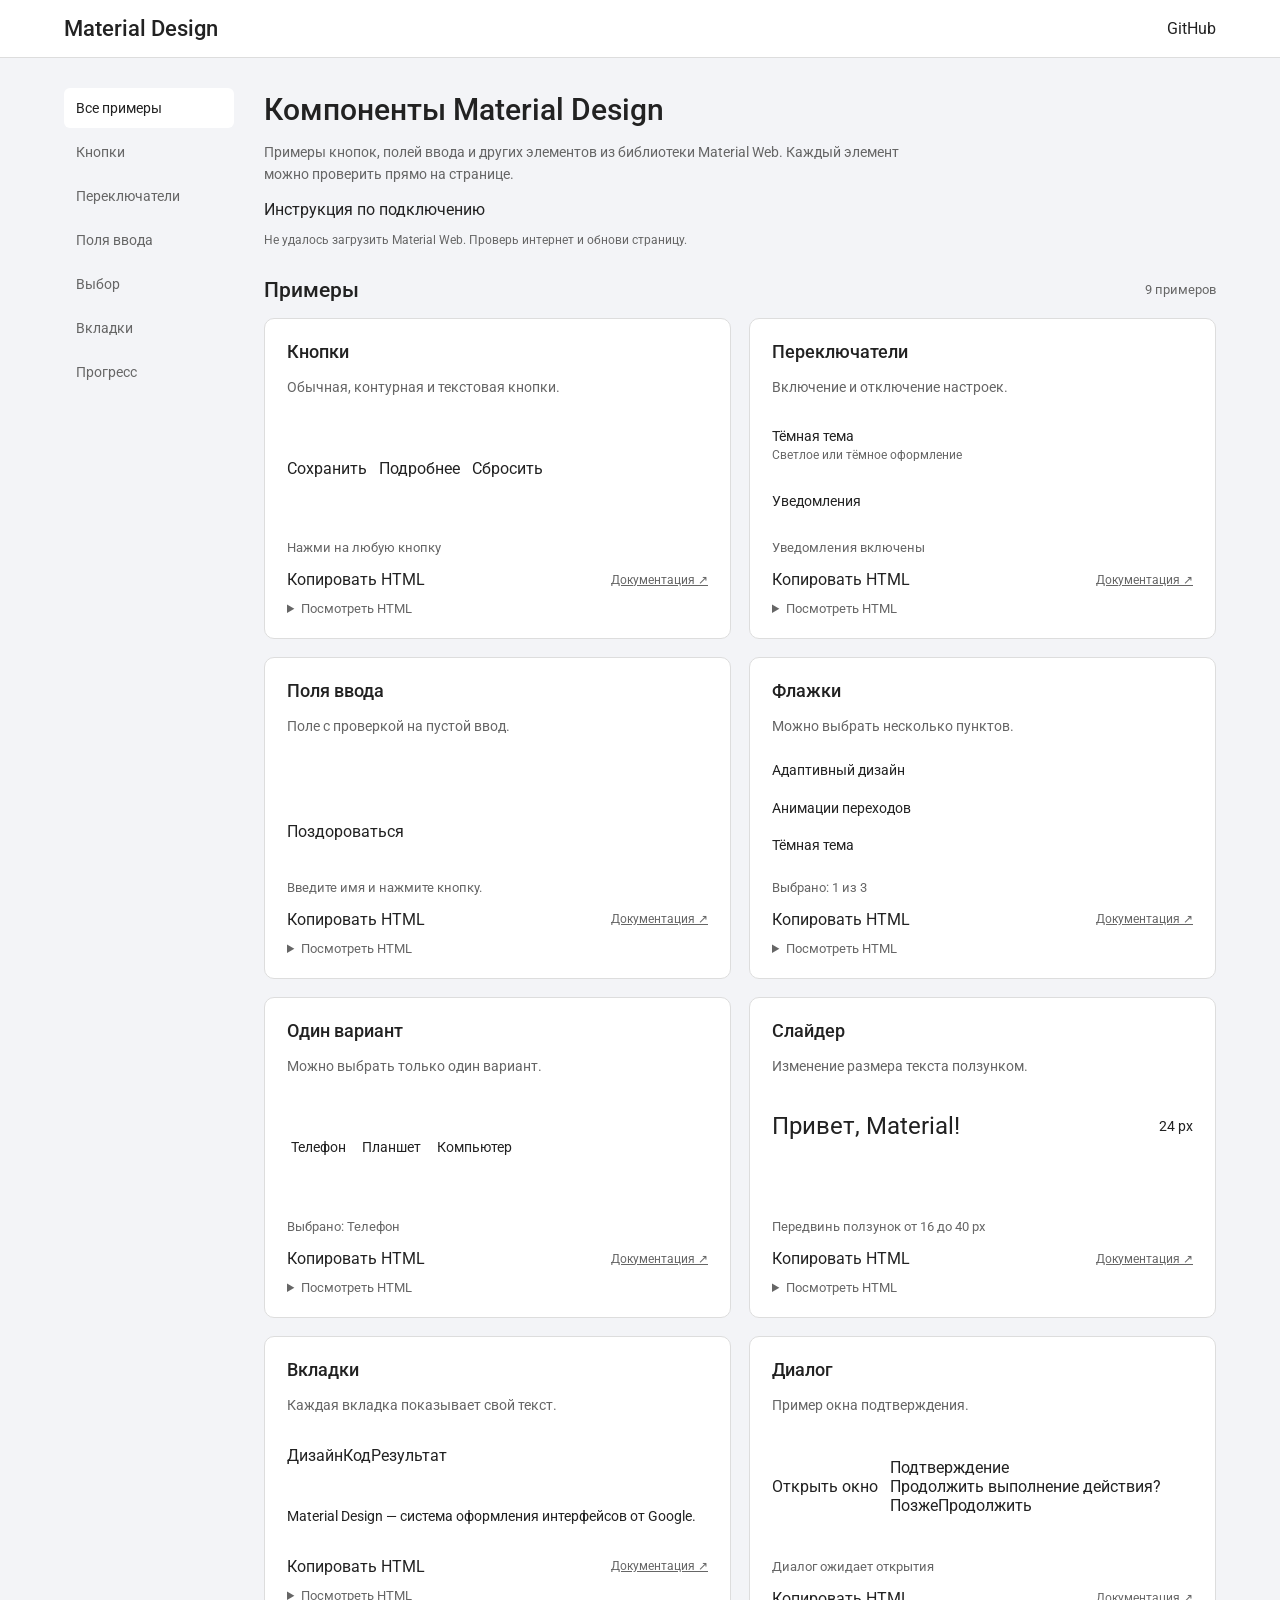
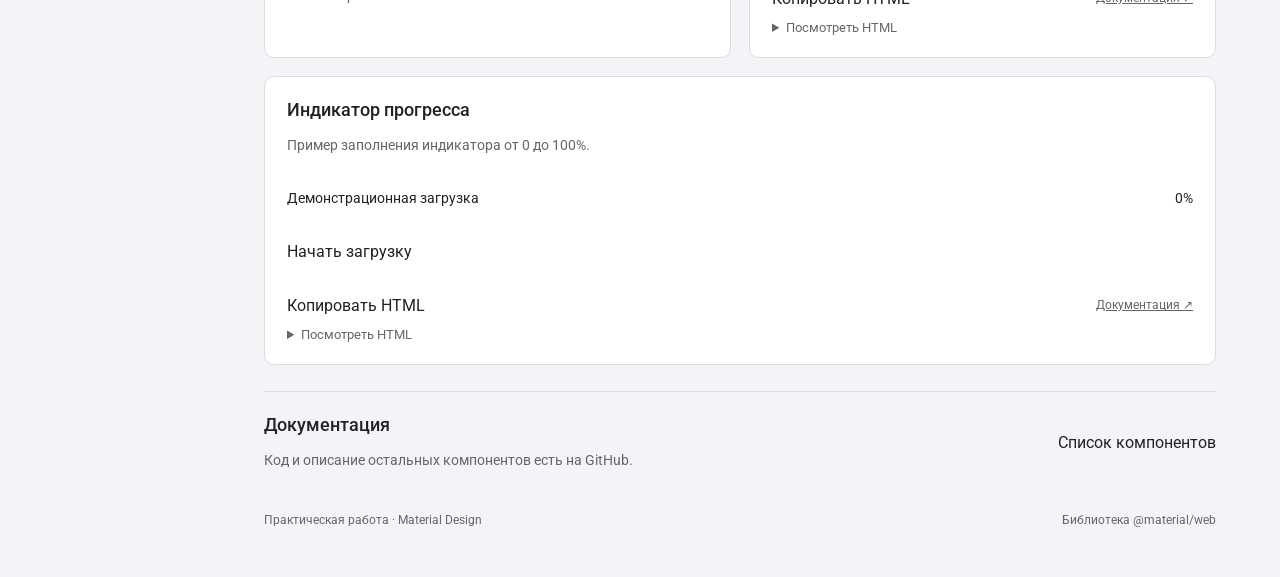
<file: work1/index.html>
<!doctype html>
<html lang="ru">
<head>
<meta charset="utf-8"><meta name="viewport" content="width=device-width,initial-scale=1">
<title>Компоненты Material Design</title>
<meta name="description" content="Примеры использования компонентов Material Web.">
<link href="https://fonts.googleapis.com/css2?family=Roboto:wght@400;500;700&display=swap" rel="stylesheet">
<script type="importmap">{"imports":{"@material/web/":"https://esm.run/@material/web@2.4.1/"}}</script>
<link rel="stylesheet" href="./style.css">
</head>
<body>
<header><a class="logo" href="#">Material Design</a><md-outlined-button href="https://github.com/material-components/material-web" target="_blank">GitHub</md-outlined-button></header>
<div class="layout"><aside aria-label="Разделы"><a class="active" href="#components">Все примеры</a><a href="#buttons">Кнопки</a><a href="#switches">Переключатели</a><a href="#fields">Поля ввода</a><a href="#selection">Выбор</a><a href="#navigation">Вкладки</a><a href="#feedback">Прогресс</a></aside>
<main><section class="hero"><h1>Компоненты Material Design</h1><p>Примеры кнопок, полей ввода и других элементов из библиотеки Material Web. Каждый элемент можно проверить прямо на странице.</p><md-text-button href="https://github.com/material-components/material-web/blob/main/docs/quick-start.md" target="_blank">Инструкция по подключению</md-text-button><p id="loading" role="status">Загрузка компонентов…</p></section>
<section id="components"><div class="section-head"><h2>Примеры</h2><span class="count">9 примеров</span></div><div class="grid">
<article class="card" id="buttons" data-doc="button"><div class="card-top"><h3>Кнопки</h3></div><p>Обычная, контурная и текстовая кнопки.</p><div class="demo" data-example><md-filled-button id="save">Сохранить</md-filled-button><md-outlined-button id="more">Подробнее</md-outlined-button><md-text-button id="reset">Сбросить</md-text-button></div><div class="status" id="button-status" aria-live="polite">Нажми на любую кнопку</div></article>
<article class="card" id="switches" data-doc="switch"><div class="card-top"><h3>Переключатели</h3></div><p>Включение и отключение настроек.</p><div class="demo" data-example><label class="row"><span>Тёмная тема<div class="hint">Светлое или тёмное оформление</div></span><md-switch id="theme" icons aria-label="Тёмная тема"></md-switch></label><label class="row"><span>Уведомления</span><md-switch id="notifications" selected aria-label="Уведомления"></md-switch></label></div><div class="status" id="notify-status" aria-live="polite">Уведомления включены</div></article>
<article class="card" id="fields" data-doc="text-field"><div class="card-top"><h3>Поля ввода</h3></div><p>Поле с проверкой на пустой ввод.</p><div class="demo" data-example><md-outlined-text-field class="field" id="name" label="Твоё имя" placeholder="Например, Азамат" maxlength="40"></md-outlined-text-field><md-filled-button id="greet">Поздороваться</md-filled-button></div><div class="status" id="greeting" aria-live="polite">Введите имя и нажмите кнопку.</div></article>
<article class="card" id="selection" data-doc="checkbox"><div class="card-top"><h3>Флажки</h3></div><p>Можно выбрать несколько пунктов.</p><div class="demo" data-example><label class="row"><span>Адаптивный дизайн</span><md-checkbox class="feature" checked aria-label="Адаптивный дизайн"></md-checkbox></label><label class="row"><span>Анимации переходов</span><md-checkbox class="feature" aria-label="Анимации переходов"></md-checkbox></label><label class="row"><span>Тёмная тема</span><md-checkbox class="feature" aria-label="Тёмная тема"></md-checkbox></label></div><div class="status" id="features" aria-live="polite">Выбрано: 1 из 3</div></article>
<article class="card" data-doc="radio"><div class="card-top"><h3>Один вариант</h3></div><p>Можно выбрать только один вариант.</p><div class="demo" data-example><label class="radio-item"><md-radio name="device" value="Телефон" checked aria-label="Телефон"></md-radio>Телефон</label><label class="radio-item"><md-radio name="device" value="Планшет" aria-label="Планшет"></md-radio>Планшет</label><label class="radio-item"><md-radio name="device" value="Компьютер" aria-label="Компьютер"></md-radio>Компьютер</label></div><div class="status" id="device-status" aria-live="polite">Выбрано: Телефон</div></article>
<article class="card" data-doc="slider"><div class="card-top"><h3>Слайдер</h3></div><p>Изменение размера текста ползунком.</p><div class="demo" data-example><div class="row"><span id="sample">Привет, Material!</span><span id="size-value">24 px</span></div><md-slider id="size" min="16" max="40" value="24" labeled aria-label="Размер текста"></md-slider></div><div class="status">Передвинь ползунок от 16 до 40 px</div></article>
<article class="card" id="navigation" data-doc="tabs"><div class="card-top"><h3>Вкладки</h3></div><p>Каждая вкладка показывает свой текст.</p><div class="demo" data-example><md-tabs id="tabs" aria-label="О Material"><md-primary-tab>Дизайн</md-primary-tab><md-primary-tab>Код</md-primary-tab><md-primary-tab>Результат</md-primary-tab></md-tabs><div class="tab-panel" id="tab-panel" role="tabpanel">Material Design — система оформления интерфейсов от Google.</div></div></article>
<article class="card" data-doc="dialog"><div class="card-top"><h3>Диалог</h3></div><p>Пример окна подтверждения.</p><div class="demo" data-example><md-filled-tonal-button id="open-dialog">Открыть окно</md-filled-tonal-button><md-dialog id="dialog"><div slot="headline">Подтверждение</div><div slot="content">Продолжить выполнение действия?</div><div slot="actions"><md-text-button id="close-dialog">Позже</md-text-button><md-filled-button id="confirm-dialog">Продолжить</md-filled-button></div></md-dialog></div><div class="status" id="dialog-status" aria-live="polite">Диалог ожидает открытия</div></article>
<article class="card wide" id="feedback" data-doc="progress"><div class="card-top"><h3>Индикатор прогресса</h3></div><p>Пример заполнения индикатора от 0 до 100%.</p><div class="demo" data-example><div class="progress-demo"><div class="row"><span>Демонстрационная загрузка</span><span id="progress-value" aria-live="polite">0%</span></div><md-linear-progress id="progress" value="0" aria-label="Прогресс загрузки"></md-linear-progress><div><md-outlined-button id="start-progress">Начать загрузку</md-outlined-button></div></div></div></article>
</div></section><section class="bottom"><div><h3>Документация</h3><p>Код и описание остальных компонентов есть на GitHub.</p></div><md-filled-button href="https://github.com/material-components/material-web/tree/main/docs/components" target="_blank">Список компонентов</md-filled-button></section><footer><span>Практическая работа · Material Design</span><span>Библиотека @material/web</span></footer></main></div><div class="toast" id="toast" role="status" hidden></div>
<script type="module" src="./app.js"></script>
</body></html>
</file>
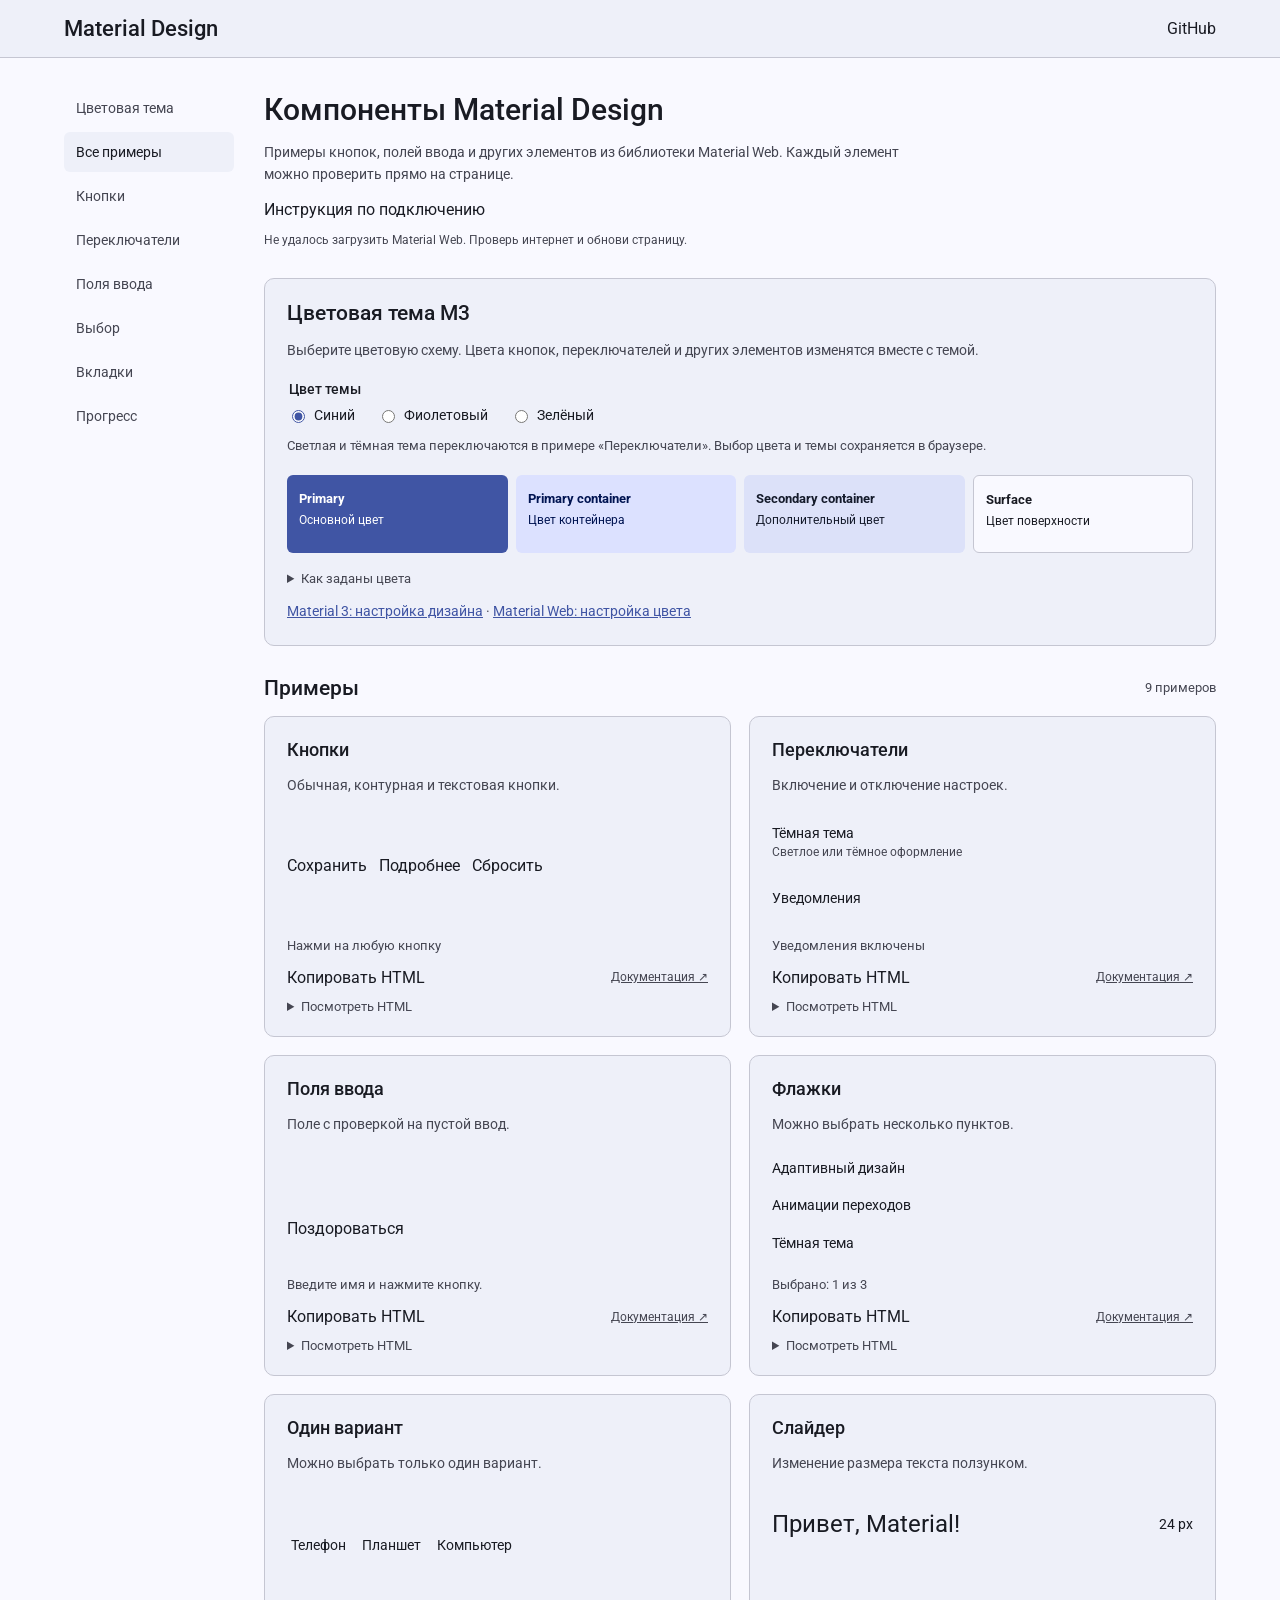
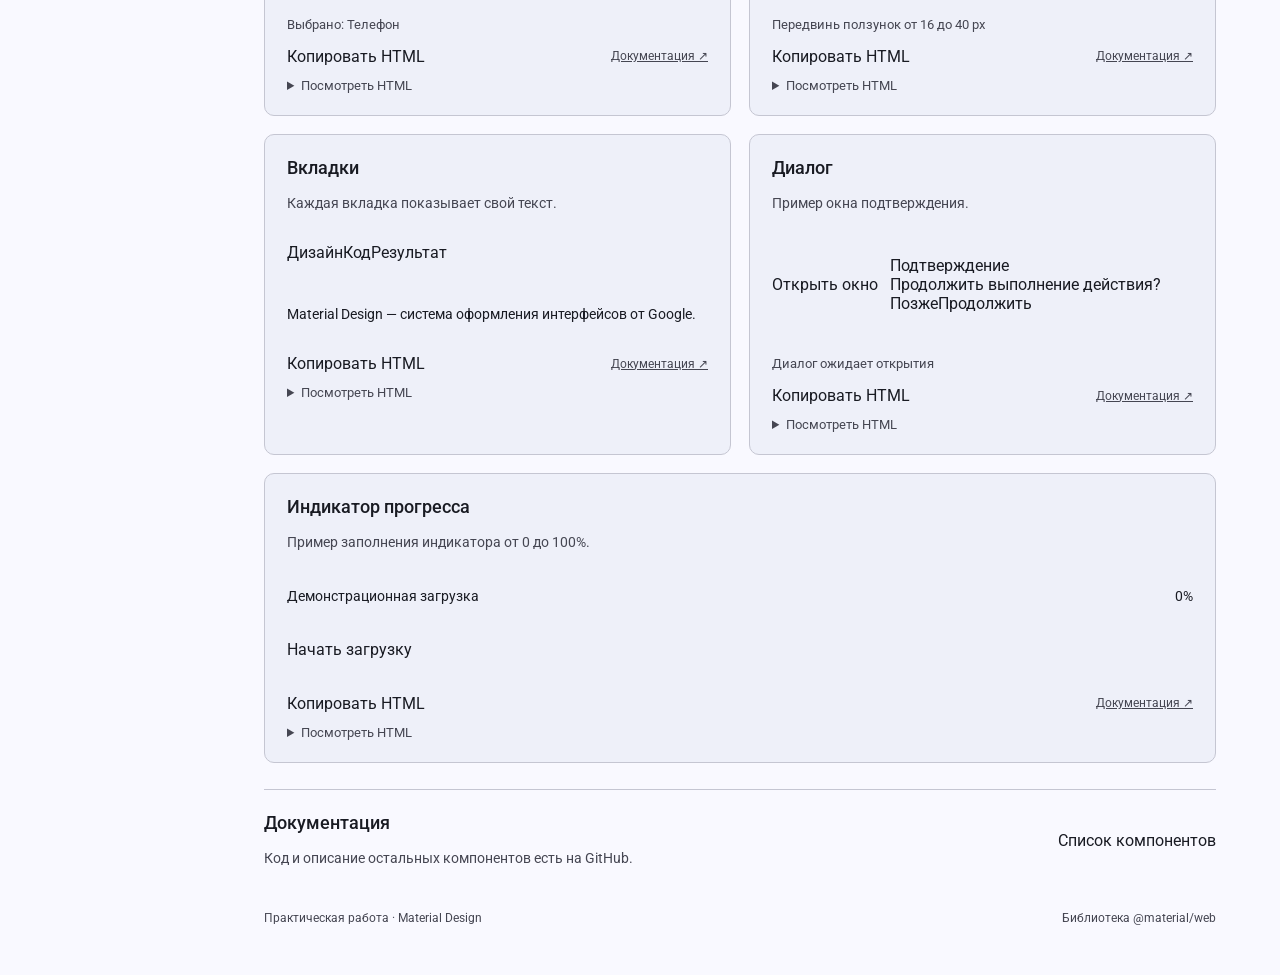
<file: work2/index.html>
<!doctype html>
<html lang="ru">
<head>
<meta charset="utf-8"><meta name="viewport" content="width=device-width,initial-scale=1">
<title>Компоненты Material Design</title>
<meta name="description" content="Примеры использования компонентов Material Web.">
<link href="https://fonts.googleapis.com/css2?family=Roboto:wght@400;500;700&display=swap" rel="stylesheet">
<script type="importmap">{"imports":{"@material/web/":"https://esm.run/@material/web@2.4.1/"}}</script>
<link rel="stylesheet" href="./style.css">
</head>
<body>
<header><a class="logo" href="#">Material Design</a><md-outlined-button href="https://github.com/material-components/material-web" target="_blank">GitHub</md-outlined-button></header>
<div class="layout"><aside aria-label="Разделы"><a href="#colors">Цветовая тема</a><a class="active" href="#components">Все примеры</a><a href="#buttons">Кнопки</a><a href="#switches">Переключатели</a><a href="#fields">Поля ввода</a><a href="#selection">Выбор</a><a href="#navigation">Вкладки</a><a href="#feedback">Прогресс</a></aside>
<main><section class="hero"><h1>Компоненты Material Design</h1><p>Примеры кнопок, полей ввода и других элементов из библиотеки Material Web. Каждый элемент можно проверить прямо на странице.</p><md-text-button href="https://github.com/material-components/material-web/blob/main/docs/quick-start.md" target="_blank">Инструкция по подключению</md-text-button><p id="loading" role="status">Загрузка компонентов…</p></section>
<section class="color-settings" id="colors" aria-labelledby="color-title">
  <h2 id="color-title">Цветовая тема M3</h2>
  <p>Выберите цветовую схему. Цвета кнопок, переключателей и других элементов изменятся вместе с темой.</p>
  <fieldset class="theme-options">
    <legend>Цвет темы</legend>
    <label><input type="radio" name="color-theme" value="blue" checked> Синий</label>
    <label><input type="radio" name="color-theme" value="purple"> Фиолетовый</label>
    <label><input type="radio" name="color-theme" value="green"> Зелёный</label>
  </fieldset>
  <p class="theme-help">Светлая и тёмная тема переключаются в примере «Переключатели». Выбор цвета и темы сохраняется в браузере.</p>
  <div class="color-examples" aria-label="Цветовые роли Material 3">
    <div class="color-swatch primary"><strong>Primary</strong><span>Основной цвет</span></div>
    <div class="color-swatch primary-container"><strong>Primary container</strong><span>Цвет контейнера</span></div>
    <div class="color-swatch secondary-container"><strong>Secondary container</strong><span>Дополнительный цвет</span></div>
    <div class="color-swatch surface"><strong>Surface</strong><span>Цвет поверхности</span></div>
  </div>
  <details><summary>Как заданы цвета</summary><p>В CSS используются системные переменные Material 3: например, <code>--md-sys-color-primary</code> для основного цвета и <code>--md-sys-color-on-primary</code> для текста на нём. Для светлой и тёмной темы заданы разные значения.</p></details>
  <p class="color-links"><a href="https://m3.material.io/foundations/customization" target="_blank" rel="noopener noreferrer">Material 3: настройка дизайна</a> · <a href="https://github.com/material-components/material-web/blob/main/docs/theming/color.md" target="_blank" rel="noopener noreferrer">Material Web: настройка цвета</a></p>
</section>
<section id="components"><div class="section-head"><h2>Примеры</h2><span class="count">9 примеров</span></div><div class="grid">
<article class="card" id="buttons" data-doc="button"><div class="card-top"><h3>Кнопки</h3></div><p>Обычная, контурная и текстовая кнопки.</p><div class="demo" data-example><md-filled-button id="save">Сохранить</md-filled-button><md-outlined-button id="more">Подробнее</md-outlined-button><md-text-button id="reset">Сбросить</md-text-button></div><div class="status" id="button-status" aria-live="polite">Нажми на любую кнопку</div></article>
<article class="card" id="switches" data-doc="switch"><div class="card-top"><h3>Переключатели</h3></div><p>Включение и отключение настроек.</p><div class="demo" data-example><label class="row"><span>Тёмная тема<div class="hint">Светлое или тёмное оформление</div></span><md-switch id="theme" icons aria-label="Тёмная тема"></md-switch></label><label class="row"><span>Уведомления</span><md-switch id="notifications" selected aria-label="Уведомления"></md-switch></label></div><div class="status" id="notify-status" aria-live="polite">Уведомления включены</div></article>
<article class="card" id="fields" data-doc="text-field"><div class="card-top"><h3>Поля ввода</h3></div><p>Поле с проверкой на пустой ввод.</p><div class="demo" data-example><md-outlined-text-field class="field" id="name" label="Твоё имя" placeholder="Например, Азамат" maxlength="40"></md-outlined-text-field><md-filled-button id="greet">Поздороваться</md-filled-button></div><div class="status" id="greeting" aria-live="polite">Введите имя и нажмите кнопку.</div></article>
<article class="card" id="selection" data-doc="checkbox"><div class="card-top"><h3>Флажки</h3></div><p>Можно выбрать несколько пунктов.</p><div class="demo" data-example><label class="row"><span>Адаптивный дизайн</span><md-checkbox class="feature" checked aria-label="Адаптивный дизайн"></md-checkbox></label><label class="row"><span>Анимации переходов</span><md-checkbox class="feature" aria-label="Анимации переходов"></md-checkbox></label><label class="row"><span>Тёмная тема</span><md-checkbox class="feature" aria-label="Тёмная тема"></md-checkbox></label></div><div class="status" id="features" aria-live="polite">Выбрано: 1 из 3</div></article>
<article class="card" data-doc="radio"><div class="card-top"><h3>Один вариант</h3></div><p>Можно выбрать только один вариант.</p><div class="demo" data-example><label class="radio-item"><md-radio name="device" value="Телефон" checked aria-label="Телефон"></md-radio>Телефон</label><label class="radio-item"><md-radio name="device" value="Планшет" aria-label="Планшет"></md-radio>Планшет</label><label class="radio-item"><md-radio name="device" value="Компьютер" aria-label="Компьютер"></md-radio>Компьютер</label></div><div class="status" id="device-status" aria-live="polite">Выбрано: Телефон</div></article>
<article class="card" data-doc="slider"><div class="card-top"><h3>Слайдер</h3></div><p>Изменение размера текста ползунком.</p><div class="demo" data-example><div class="row"><span id="sample">Привет, Material!</span><span id="size-value">24 px</span></div><md-slider id="size" min="16" max="40" value="24" labeled aria-label="Размер текста"></md-slider></div><div class="status">Передвинь ползунок от 16 до 40 px</div></article>
<article class="card" id="navigation" data-doc="tabs"><div class="card-top"><h3>Вкладки</h3></div><p>Каждая вкладка показывает свой текст.</p><div class="demo" data-example><md-tabs id="tabs" aria-label="О Material"><md-primary-tab>Дизайн</md-primary-tab><md-primary-tab>Код</md-primary-tab><md-primary-tab>Результат</md-primary-tab></md-tabs><div class="tab-panel" id="tab-panel" role="tabpanel">Material Design — система оформления интерфейсов от Google.</div></div></article>
<article class="card" data-doc="dialog"><div class="card-top"><h3>Диалог</h3></div><p>Пример окна подтверждения.</p><div class="demo" data-example><md-filled-tonal-button id="open-dialog">Открыть окно</md-filled-tonal-button><md-dialog id="dialog"><div slot="headline">Подтверждение</div><div slot="content">Продолжить выполнение действия?</div><div slot="actions"><md-text-button id="close-dialog">Позже</md-text-button><md-filled-button id="confirm-dialog">Продолжить</md-filled-button></div></md-dialog></div><div class="status" id="dialog-status" aria-live="polite">Диалог ожидает открытия</div></article>
<article class="card wide" id="feedback" data-doc="progress"><div class="card-top"><h3>Индикатор прогресса</h3></div><p>Пример заполнения индикатора от 0 до 100%.</p><div class="demo" data-example><div class="progress-demo"><div class="row"><span>Демонстрационная загрузка</span><span id="progress-value" aria-live="polite">0%</span></div><md-linear-progress id="progress" value="0" aria-label="Прогресс загрузки"></md-linear-progress><div><md-outlined-button id="start-progress">Начать загрузку</md-outlined-button></div></div></div></article>
</div></section><section class="bottom"><div><h3>Документация</h3><p>Код и описание остальных компонентов есть на GitHub.</p></div><md-filled-button href="https://github.com/material-components/material-web/tree/main/docs/components" target="_blank">Список компонентов</md-filled-button></section><footer><span>Практическая работа · Material Design</span><span>Библиотека @material/web</span></footer></main></div><div class="toast" id="toast" role="status" hidden></div>
<script type="module" src="./app.js"></script>
</body></html>
</file>
<file: work1/style.css>
:root {
  --md-sys-color-primary: #3f51b5;
  --md-sys-color-on-primary: #ffffff;
  --md-sys-color-secondary-container: #e4e7fb;
  --md-sys-color-surface: #ffffff;
  --md-sys-color-on-surface: #222222;
  --md-ref-typeface-brand: Roboto;
  --md-ref-typeface-plain: Roboto;
  --background: #f3f4f7;
  --surface: #ffffff;
  --text: #222222;
  --secondary: #666666;
  --border: #dddddd;
  color-scheme: light;
}
* { box-sizing: border-box; }
body { margin: 0; font-family: Roboto, Arial, sans-serif; color: var(--text); background: var(--background); }
body.dark {
  --md-sys-color-primary: #bbc3ff;
  --md-sys-color-on-primary: #172369;
  --md-sys-color-surface: #27282e;
  --md-sys-color-on-surface: #eeeeee;
  --background: #1d1e23;
  --surface: #27282e;
  --text: #eeeeee;
  --secondary: #bcbcc6;
  --border: #45454e;
  color-scheme: dark;
}
a { color: inherit; }
header { background: var(--surface); border-bottom: 1px solid var(--border); padding: 16px 5%; display: flex; justify-content: space-between; align-items: center; }
.logo { text-decoration: none; font-size: 22px; font-weight: 500; }
.layout { display: grid; grid-template-columns: 170px 1fr; gap: 30px; max-width: 1200px; margin: 30px auto; padding: 0 24px; }
aside { height: fit-content; position: sticky; top: 20px; }
aside a { display: block; text-decoration: none; padding: 12px; margin-bottom: 4px; border-radius: 6px; color: var(--secondary); font-size: 14px; }
aside a.active, aside a:hover { background: var(--surface); color: var(--text); }
.hero { margin-bottom: 28px; }
h1 { font-size: 30px; font-weight: 500; margin: 4px 0 14px; }
p { color: var(--secondary); font-size: 14px; line-height: 1.6; }
.hero p { max-width: 640px; }
#loading { font-size: 12px; }
.section-head { display: flex; justify-content: space-between; align-items: center; margin-bottom: 16px; }
h2 { margin: 0; font-size: 21px; font-weight: 500; }
.count { font-size: 13px; color: var(--secondary); }
.grid { display: grid; grid-template-columns: 1fr 1fr; gap: 18px; }
.card { background: var(--surface); padding: 22px; border: 1px solid var(--border); border-radius: 10px; min-width: 0; scroll-margin-top: 20px; }
.card.wide { grid-column: 1 / -1; }
h3 { font-size: 18px; font-weight: 500; margin: 0; }
.demo { display: flex; align-items: center; flex-wrap: wrap; gap: 12px; min-height: 100px; margin: 20px 0; }
.row { display: flex; align-items: center; justify-content: space-between; gap: 16px; width: 100%; font-size: 14px; }
.hint { margin-top: 4px; font-size: 12px; color: var(--secondary); }
.field { width: 100%; }
.status { font-size: 13px; min-height: 20px; color: var(--secondary); line-height: 1.5; }
.card-footer { display: flex; justify-content: space-between; align-items: center; gap: 8px; margin-top: 12px; }
.doc-link { font-size: 12px; color: var(--secondary); }
details { margin-top: 12px; }
summary { font-size: 13px; cursor: pointer; color: var(--secondary); }
pre { white-space: pre-wrap; overflow-wrap: anywhere; background: var(--background); padding: 12px; border-radius: 4px; font-size: 12px; line-height: 1.6; }
.radio-item { display: flex; align-items: center; gap: 4px; font-size: 14px; }
md-slider, md-tabs, md-linear-progress { width: 100%; }
.tab-panel { font-size: 14px; line-height: 1.6; padding-top: 10px; }
.progress-demo { display: grid; gap: 18px; width: 100%; }
.bottom { margin-top: 26px; padding: 22px 0; display: flex; gap: 20px; align-items: center; justify-content: space-between; border-top: 1px solid var(--border); }
.bottom p { margin-bottom: 0; }
footer { display: flex; justify-content: space-between; gap: 20px; padding: 20px 0; color: var(--secondary); font-size: 12px; }
.toast { position: fixed; bottom: 24px; left: 50%; transform: translateX(-50%); padding: 14px 22px; border-radius: 6px; background: #333333; color: white; z-index: 20; font-size: 14px; }
.toast[hidden] { display: none; }
@media (max-width: 950px) { .grid { grid-template-columns: 1fr; } }
@media (max-width: 650px) {
  .layout { display: block; margin-top: 16px; padding: 0 16px; }
  aside { position: static; display: flex; overflow-x: auto; margin-bottom: 24px; }
  aside a { white-space: nowrap; }
  h1 { font-size: 26px; }
  .card { padding: 18px; }
  .bottom, footer { flex-direction: column; align-items: flex-start; gap: 12px; }
}
</file>
<file: work2/style.css>
:root {
  --md-ref-typeface-brand: Roboto;
  --md-ref-typeface-plain: Roboto;
  color-scheme: light;
}
* { box-sizing: border-box; }
body { margin: 0; font-family: Roboto, Arial, sans-serif; color: var(--text); background: var(--background); }
/* Роли Material 3: пары цветов для текста и фона. */
body {
  --md-sys-color-primary: #4055a4;
  --md-sys-color-on-primary: #ffffff;
  --md-sys-color-primary-container: #dce1ff;
  --md-sys-color-on-primary-container: #001452;
  --md-sys-color-secondary: #585e72;
  --md-sys-color-on-secondary: #ffffff;
  --md-sys-color-secondary-container: #dce1f9;
  --md-sys-color-on-secondary-container: #151b2c;
  --md-sys-color-tertiary: #74546e;
  --md-sys-color-on-tertiary: #ffffff;
  --md-sys-color-tertiary-container: #ffdbf4;
  --md-sys-color-on-tertiary-container: #2b1228;
  --md-sys-color-error: #ba1a1a;
  --md-sys-color-on-error: #ffffff;
  --md-sys-color-surface: #f9f9ff;
  --md-sys-color-surface-container: #eef0f9;
  --md-sys-color-on-surface: #191b23;
  --md-sys-color-on-surface-variant: #454652;
  --md-sys-color-outline: #757681;
  --md-sys-color-outline-variant: #c5c6d2;
  --background: var(--md-sys-color-surface);
  --surface: var(--md-sys-color-surface-container);
  --text: var(--md-sys-color-on-surface);
  --secondary: var(--md-sys-color-on-surface-variant);
  --border: var(--md-sys-color-outline-variant);
}
body[data-color-theme="purple"] {
  --md-sys-color-primary: #6750a4;
  --md-sys-color-on-primary: #ffffff;
  --md-sys-color-primary-container: #eaddff;
  --md-sys-color-on-primary-container: #21005d;
  --md-sys-color-secondary: #625b71;
  --md-sys-color-on-secondary: #ffffff;
  --md-sys-color-secondary-container: #e8def8;
  --md-sys-color-on-secondary-container: #1d192b;
  --md-sys-color-tertiary: #7d5260;
  --md-sys-color-on-tertiary: #ffffff;
  --md-sys-color-tertiary-container: #ffd8e4;
  --md-sys-color-on-tertiary-container: #31111d;
  --md-sys-color-surface: #fef7ff;
  --md-sys-color-surface-container: #f3edf7;
  --md-sys-color-on-surface: #1d1b20;
  --md-sys-color-on-surface-variant: #49454f;
  --md-sys-color-outline: #79747e;
  --md-sys-color-outline-variant: #cac4d0;
}
body[data-color-theme="green"] {
  --md-sys-color-primary: #386a20;
  --md-sys-color-on-primary: #ffffff;
  --md-sys-color-primary-container: #b9f397;
  --md-sys-color-on-primary-container: #062100;
  --md-sys-color-secondary: #53634b;
  --md-sys-color-on-secondary: #ffffff;
  --md-sys-color-secondary-container: #d6e8cb;
  --md-sys-color-on-secondary-container: #111f0d;
  --md-sys-color-tertiary: #39656b;
  --md-sys-color-on-tertiary: #ffffff;
  --md-sys-color-tertiary-container: #bcebf2;
  --md-sys-color-on-tertiary-container: #002024;
  --md-sys-color-surface: #f8fbf1;
  --md-sys-color-surface-container: #edf1e6;
  --md-sys-color-on-surface: #191d17;
  --md-sys-color-on-surface-variant: #424940;
  --md-sys-color-outline: #72796f;
  --md-sys-color-outline-variant: #c2c9bd;
}
body.dark {
  --md-sys-color-primary: #b8c3ff;
  --md-sys-color-on-primary: #102778;
  --md-sys-color-primary-container: #283d8b;
  --md-sys-color-on-primary-container: #dce1ff;
  --md-sys-color-secondary: #c0c5dd;
  --md-sys-color-on-secondary: #2a3042;
  --md-sys-color-secondary-container: #404659;
  --md-sys-color-on-secondary-container: #dce1f9;
  --md-sys-color-tertiary: #e2bad8;
  --md-sys-color-on-tertiary: #422740;
  --md-sys-color-tertiary-container: #5a3d56;
  --md-sys-color-on-tertiary-container: #ffdbf4;
  --md-sys-color-error: #ffb4ab;
  --md-sys-color-on-error: #690005;
  --md-sys-color-surface: #11131b;
  --md-sys-color-surface-container: #1e2028;
  --md-sys-color-on-surface: #e2e2ed;
  --md-sys-color-on-surface-variant: #c5c6d2;
  --md-sys-color-outline: #8f909b;
  --md-sys-color-outline-variant: #454652;
  color-scheme: dark;
}
body.dark[data-color-theme="purple"] {
  --md-sys-color-primary: #d0bcff;
  --md-sys-color-on-primary: #381e72;
  --md-sys-color-primary-container: #4f378b;
  --md-sys-color-on-primary-container: #eaddff;
  --md-sys-color-secondary: #ccc2dc;
  --md-sys-color-on-secondary: #332d41;
  --md-sys-color-secondary-container: #4a4458;
  --md-sys-color-on-secondary-container: #e8def8;
  --md-sys-color-tertiary: #efb8c8;
  --md-sys-color-on-tertiary: #492532;
  --md-sys-color-tertiary-container: #633b48;
  --md-sys-color-on-tertiary-container: #ffd8e4;
  --md-sys-color-surface: #141218;
  --md-sys-color-surface-container: #211f26;
  --md-sys-color-on-surface: #e6e0e9;
  --md-sys-color-on-surface-variant: #cac4d0;
  --md-sys-color-outline: #938f99;
  --md-sys-color-outline-variant: #49454f;
}
body.dark[data-color-theme="green"] {
  --md-sys-color-primary: #9ed67e;
  --md-sys-color-on-primary: #123800;
  --md-sys-color-primary-container: #225108;
  --md-sys-color-on-primary-container: #b9f397;
  --md-sys-color-secondary: #bacbb0;
  --md-sys-color-on-secondary: #253420;
  --md-sys-color-secondary-container: #3b4b35;
  --md-sys-color-on-secondary-container: #d6e8cb;
  --md-sys-color-tertiary: #a0cfd6;
  --md-sys-color-on-tertiary: #00363b;
  --md-sys-color-tertiary-container: #1f4d53;
  --md-sys-color-on-tertiary-container: #bcebf2;
  --md-sys-color-surface: #11150f;
  --md-sys-color-surface-container: #1d211b;
  --md-sys-color-on-surface: #e1e4db;
  --md-sys-color-on-surface-variant: #c2c9bd;
  --md-sys-color-outline: #8c9388;
  --md-sys-color-outline-variant: #424940;
}
a { color: inherit; }
header { background: var(--surface); border-bottom: 1px solid var(--border); padding: 16px 5%; display: flex; justify-content: space-between; align-items: center; }
.logo { text-decoration: none; font-size: 22px; font-weight: 500; }
.layout { display: grid; grid-template-columns: 170px 1fr; gap: 30px; max-width: 1200px; margin: 30px auto; padding: 0 24px; }
aside { height: fit-content; position: sticky; top: 20px; }
aside a { display: block; text-decoration: none; padding: 12px; margin-bottom: 4px; border-radius: 6px; color: var(--secondary); font-size: 14px; }
aside a.active, aside a:hover { background: var(--surface); color: var(--text); }
.hero { margin-bottom: 28px; }
h1 { font-size: 30px; font-weight: 500; margin: 4px 0 14px; }
p { color: var(--secondary); font-size: 14px; line-height: 1.6; }
.hero p { max-width: 640px; }
#loading { font-size: 12px; }
.section-head { display: flex; justify-content: space-between; align-items: center; margin-bottom: 16px; }
h2 { margin: 0; font-size: 21px; font-weight: 500; }
.count { font-size: 13px; color: var(--secondary); }
.grid { display: grid; grid-template-columns: 1fr 1fr; gap: 18px; }
.card { background: var(--surface); padding: 22px; border: 1px solid var(--border); border-radius: 10px; min-width: 0; scroll-margin-top: 20px; }
.card.wide { grid-column: 1 / -1; }
h3 { font-size: 18px; font-weight: 500; margin: 0; }
.demo { display: flex; align-items: center; flex-wrap: wrap; gap: 12px; min-height: 100px; margin: 20px 0; }
.row { display: flex; align-items: center; justify-content: space-between; gap: 16px; width: 100%; font-size: 14px; }
.hint { margin-top: 4px; font-size: 12px; color: var(--secondary); }
.field { width: 100%; }
.status { font-size: 13px; min-height: 20px; color: var(--secondary); line-height: 1.5; }
.card-footer { display: flex; justify-content: space-between; align-items: center; gap: 8px; margin-top: 12px; }
.doc-link { font-size: 12px; color: var(--secondary); }
details { margin-top: 12px; }
summary { font-size: 13px; cursor: pointer; color: var(--secondary); }
pre { white-space: pre-wrap; overflow-wrap: anywhere; background: var(--background); padding: 12px; border-radius: 4px; font-size: 12px; line-height: 1.6; }
.radio-item { display: flex; align-items: center; gap: 4px; font-size: 14px; }
md-slider, md-tabs, md-linear-progress { width: 100%; }
.tab-panel { font-size: 14px; line-height: 1.6; padding-top: 10px; }
.progress-demo { display: grid; gap: 18px; width: 100%; }
.bottom { margin-top: 26px; padding: 22px 0; display: flex; gap: 20px; align-items: center; justify-content: space-between; border-top: 1px solid var(--border); }
.bottom p { margin-bottom: 0; }
footer { display: flex; justify-content: space-between; gap: 20px; padding: 20px 0; color: var(--secondary); font-size: 12px; }
.toast { position: fixed; bottom: 24px; left: 50%; transform: translateX(-50%); padding: 14px 22px; border-radius: 6px; background: #333333; color: white; z-index: 20; font-size: 14px; }
.toast[hidden] { display: none; }
@media (max-width: 950px) { .grid { grid-template-columns: 1fr; } }
@media (max-width: 650px) {
  .layout { display: block; margin-top: 16px; padding: 0 16px; }
  aside { position: static; display: flex; overflow-x: auto; margin-bottom: 24px; }
  aside a { white-space: nowrap; }
  h1 { font-size: 26px; }
  .card { padding: 18px; }
  .bottom, footer { flex-direction: column; align-items: flex-start; gap: 12px; }
}

.color-settings { background: var(--surface); padding: 22px; border: 1px solid var(--border); border-radius: 10px; margin-bottom: 30px; scroll-margin-top: 20px; }
.theme-options { display: flex; flex-wrap: wrap; gap: 12px 22px; padding: 0; margin: 20px 0 0; border: 0; }
.theme-options legend { margin-bottom: 10px; font-size: 14px; font-weight: 500; }
.theme-options label { display: flex; align-items: center; gap: 6px; font-size: 14px; cursor: pointer; }
.theme-options input { accent-color: var(--md-sys-color-primary); }
.theme-help { font-size: 13px; }
.color-examples { display: grid; grid-template-columns: repeat(4, 1fr); gap: 8px; margin: 18px 0; }
.color-swatch { padding: 16px 12px; min-height: 78px; border-radius: 6px; display: flex; flex-direction: column; gap: 7px; font-size: 13px; }
.color-swatch span { font-size: 12px; }
.color-swatch.primary { background: var(--md-sys-color-primary); color: var(--md-sys-color-on-primary); }
.color-swatch.primary-container { background: var(--md-sys-color-primary-container); color: var(--md-sys-color-on-primary-container); }
.color-swatch.secondary-container { background: var(--md-sys-color-secondary-container); color: var(--md-sys-color-on-secondary-container); }
.color-swatch.surface { background: var(--md-sys-color-surface); color: var(--md-sys-color-on-surface); border: 1px solid var(--border); }
.color-links { margin-bottom: 0; }
.color-links a { color: var(--md-sys-color-primary); }
@media (max-width: 650px) { .color-examples { grid-template-columns: 1fr 1fr; } }
</file>
